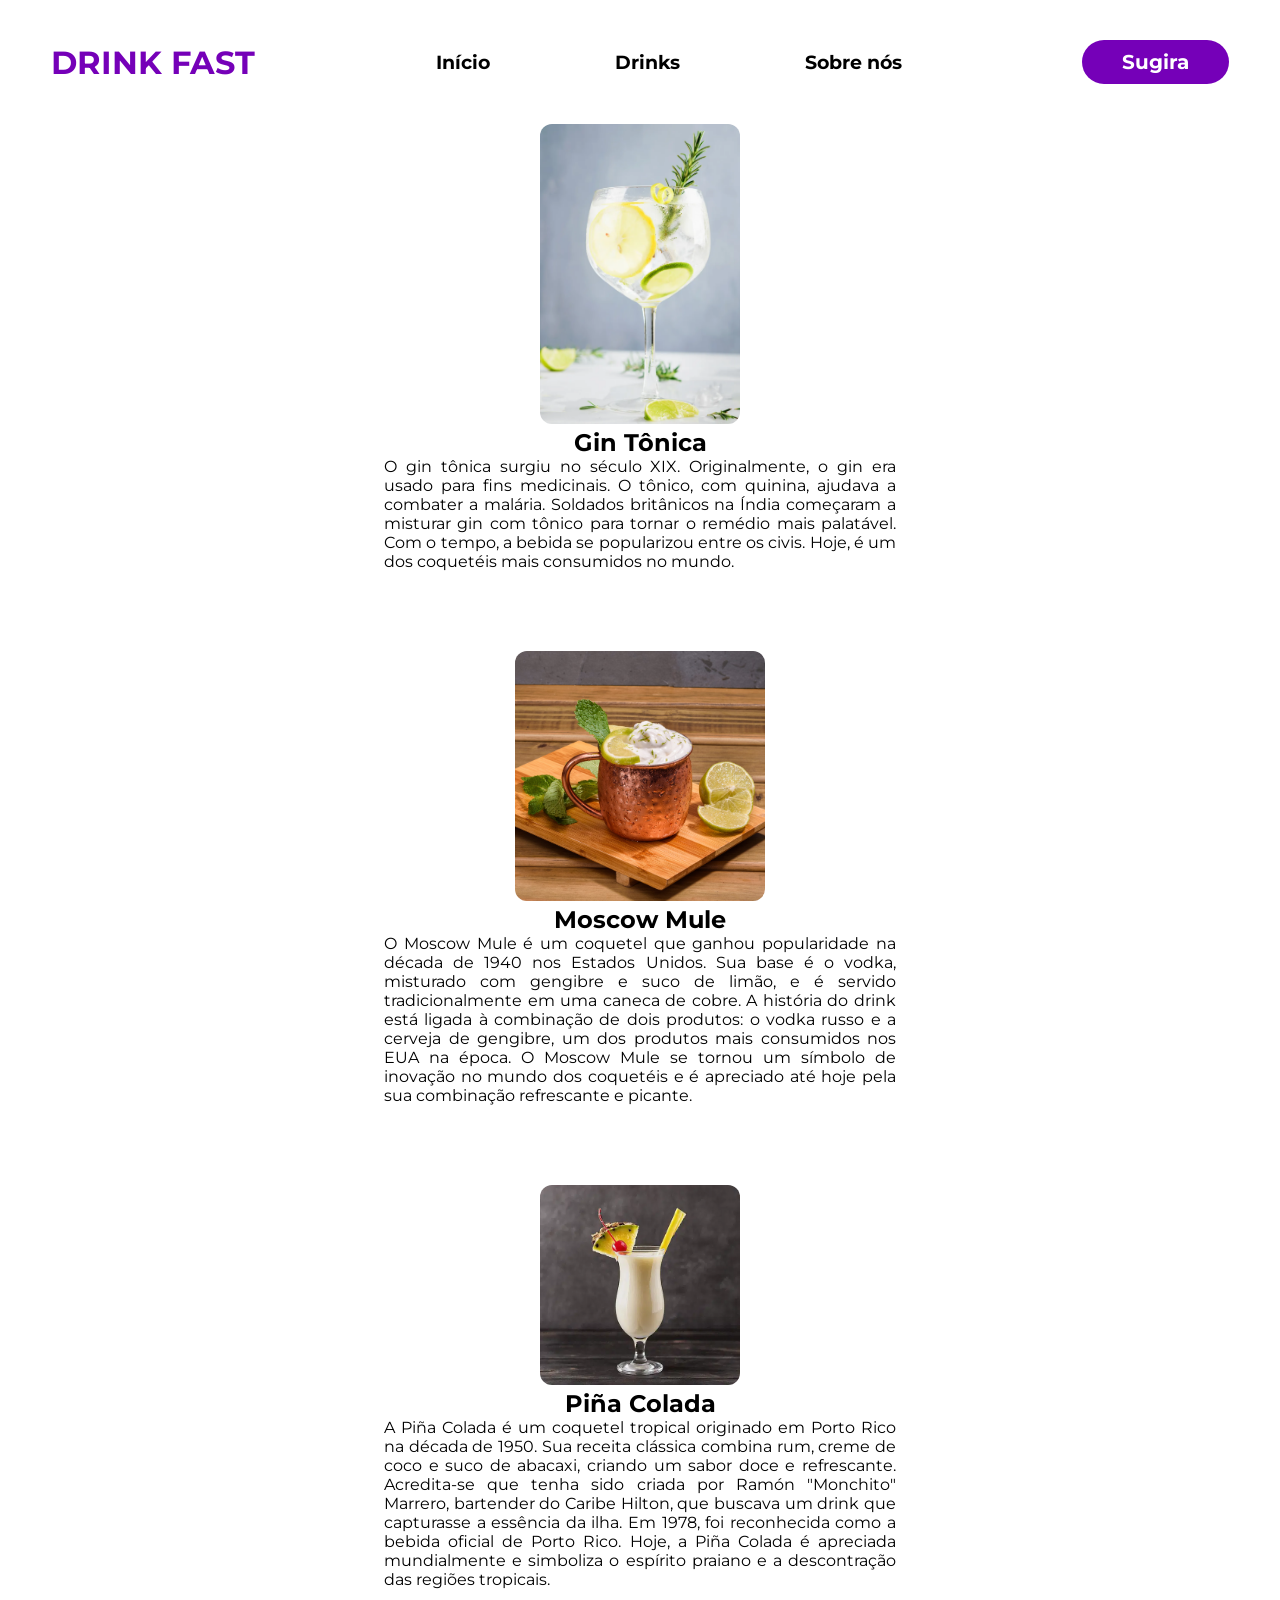
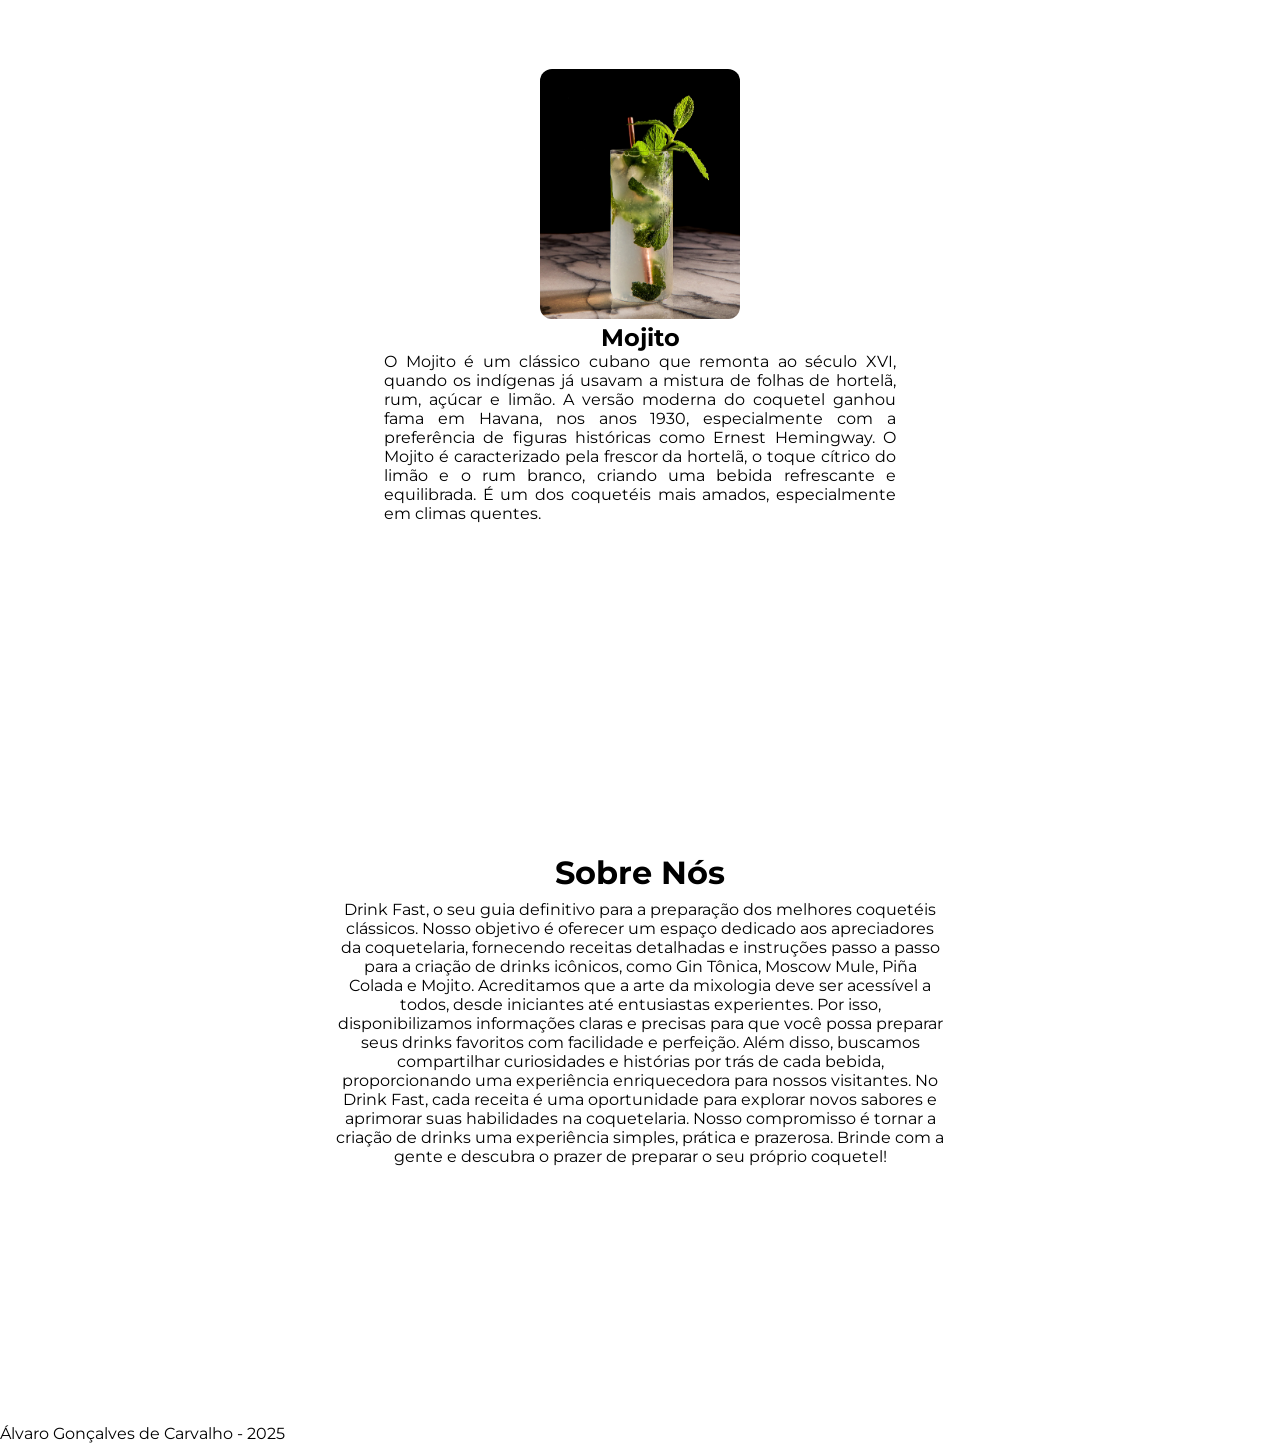
<file: public/index.html>
<!DOCTYPE html>
<html lang="en">

<head>
    <meta charset="UTF-8">
    <meta name="viewport" content="width=device-width, initial-scale=1.0">
    <title>AS MELHORES RECEITAS</title>
    <link rel="stylesheet" href="style.css">
    <link rel="preconnect" href="https://fonts.googleapis.com">
    <link rel="preconnect" href="https://fonts.gstatic.com" crossorigin>
    <link href="https://fonts.googleapis.com/css2?family=Montserrat:ital,wght@0,100..900;1,100..900&display=swap"
        rel="stylesheet">
</head>

<body>
    <header>
        <div class="pesquisa">
            <div class="titulonav">
                <h1>DRINK FAST</h1>
            </div>
            <nav class="nav">
                <ul>
                    <h3>
                        <li><a href="#drinks">Início</a></li>
                        <li><a href="drinks.html">Drinks</a></li>
                        <li><a href="#sobre">Sobre nós</a></li>
                    </h3>
                </ul>
            </nav>
            <div class="btn-contato">
                <a href="https://api.whatsapp.com/qr/OTZYBGPVHDO6G1?autoload=1&app_absent=0">
                    <button>Sugira</button>
                </a>
            </div>
        </div>
    </header>

    <main>
        <section class="bebidas" id="drinks">
            <div class="interface">
                <div class="img-gin">
                    <div class="flex">
                    </div>
                    <img src="imgs/gin_tonica.webp" alt="Gin Tônica">
                    <h2>Gin Tônica</h2>
                    <div class="text-imagem">
                        <p>O gin tônica surgiu no século XIX. Originalmente, o gin era usado para fins medicinais. O
                            tônico,
                            com quinina, ajudava a combater a malária. Soldados britânicos na Índia começaram a misturar
                            gin
                            com tônico para tornar o remédio mais palatável. Com o tempo, a bebida se popularizou entre
                            os
                            civis. Hoje, é um dos coquetéis mais consumidos no mundo.</p>
                    </div>
                </div>
            </div>
            <div class="img-mule">
                <div class="flex">
                </div>
                <img src="imgs/moscow_mule.avif" alt="Moscow Mule">
                <h2>Moscow Mule</h2>
                <div class="text-imagem">
                    <p>O Moscow Mule é um coquetel que ganhou popularidade na década de 1940 nos Estados Unidos.
                        Sua
                        base é o vodka, misturado com gengibre e suco de limão, e é servido tradicionalmente em
                        uma
                        caneca de cobre. A história do drink está ligada à combinação de dois produtos: o vodka
                        russo e a cerveja de gengibre, um dos produtos mais consumidos nos EUA na época. O
                        Moscow
                        Mule se tornou um símbolo de inovação no mundo dos coquetéis e é apreciado até hoje pela
                        sua
                        combinação refrescante e picante.</p>
                </div>
            </div>

            </div>
            </div>
            <div class="img-pina">
                <div class="flex">
                </div>
                <img src="imgs/pina_colada.webp" alt="Piña Colada">
                <h2>Piña Colada</h2>
                <div class="text-imagem">
                    <p>A Piña Colada é um coquetel tropical originado em Porto Rico na década de 1950. Sua receita
                        clássica combina rum, creme de coco e suco de abacaxi, criando um sabor doce e refrescante.
                        Acredita-se que tenha sido criada por Ramón "Monchito" Marrero, bartender do Caribe Hilton,
                        que
                        buscava um drink que capturasse a essência da ilha. Em 1978, foi reconhecida como a bebida
                        oficial de Porto Rico. Hoje, a Piña Colada é apreciada mundialmente e simboliza o espírito
                        praiano e a descontração das regiões tropicais.</p>
                </div>
            </div>
            <div class="btn-bebida">
            </div>
            </div>
            </div>
            <div class="img-mojito">
                <div class="flex">
                </div>
                <img src="imgs/mojito.webp" alt="Mojito">
                <h2>Mojito</h2>
                <div class="text-imagem">
                    <p>O Mojito é um clássico cubano que remonta ao século XVI, quando os indígenas já usavam a mistura
                        de folhas de hortelã, rum, açúcar e limão. A versão moderna do coquetel ganhou fama em Havana,
                        nos anos 1930, especialmente com a preferência de figuras históricas como Ernest Hemingway. O
                        Mojito é caracterizado pela frescor da hortelã, o toque cítrico do limão e o rum branco, criando
                        uma bebida refrescante e equilibrada. É um dos coquetéis mais amados, especialmente em climas
                        quentes.</p>
                </div>
            </div>

        </section>

        <div class="tsobrenos" id="sobre">
            <h1>Sobre Nós</h1>
            <div class="sobrenos">
            <p>
                Drink Fast, o seu guia definitivo para a preparação dos melhores coquetéis clássicos. Nosso objetivo é
                oferecer um espaço dedicado aos apreciadores da coquetelaria, fornecendo receitas detalhadas e
                instruções passo a passo para a criação de drinks icônicos, como Gin Tônica, Moscow Mule, Piña Colada e
                Mojito.
                Acreditamos que a arte da mixologia deve ser acessível a todos, desde iniciantes até entusiastas
                experientes. Por isso, disponibilizamos informações claras e precisas para que você possa preparar seus
                drinks favoritos com facilidade e perfeição. Além disso, buscamos compartilhar curiosidades e histórias
                por trás de cada bebida, proporcionando uma experiência enriquecedora para nossos visitantes.

                No Drink Fast, cada receita é uma oportunidade para explorar novos sabores e aprimorar suas habilidades
                na coquetelaria. Nosso compromisso é tornar a criação de drinks uma experiência simples, prática e
                prazerosa.
                Brinde com a gente e descubra o prazer de preparar o seu próprio coquetel!
            </p>
        </div>
    </main>
    <footer>
        Álvaro Gonçalves de Carvalho - 2025
    </footer>
</body>

</html>
</file>
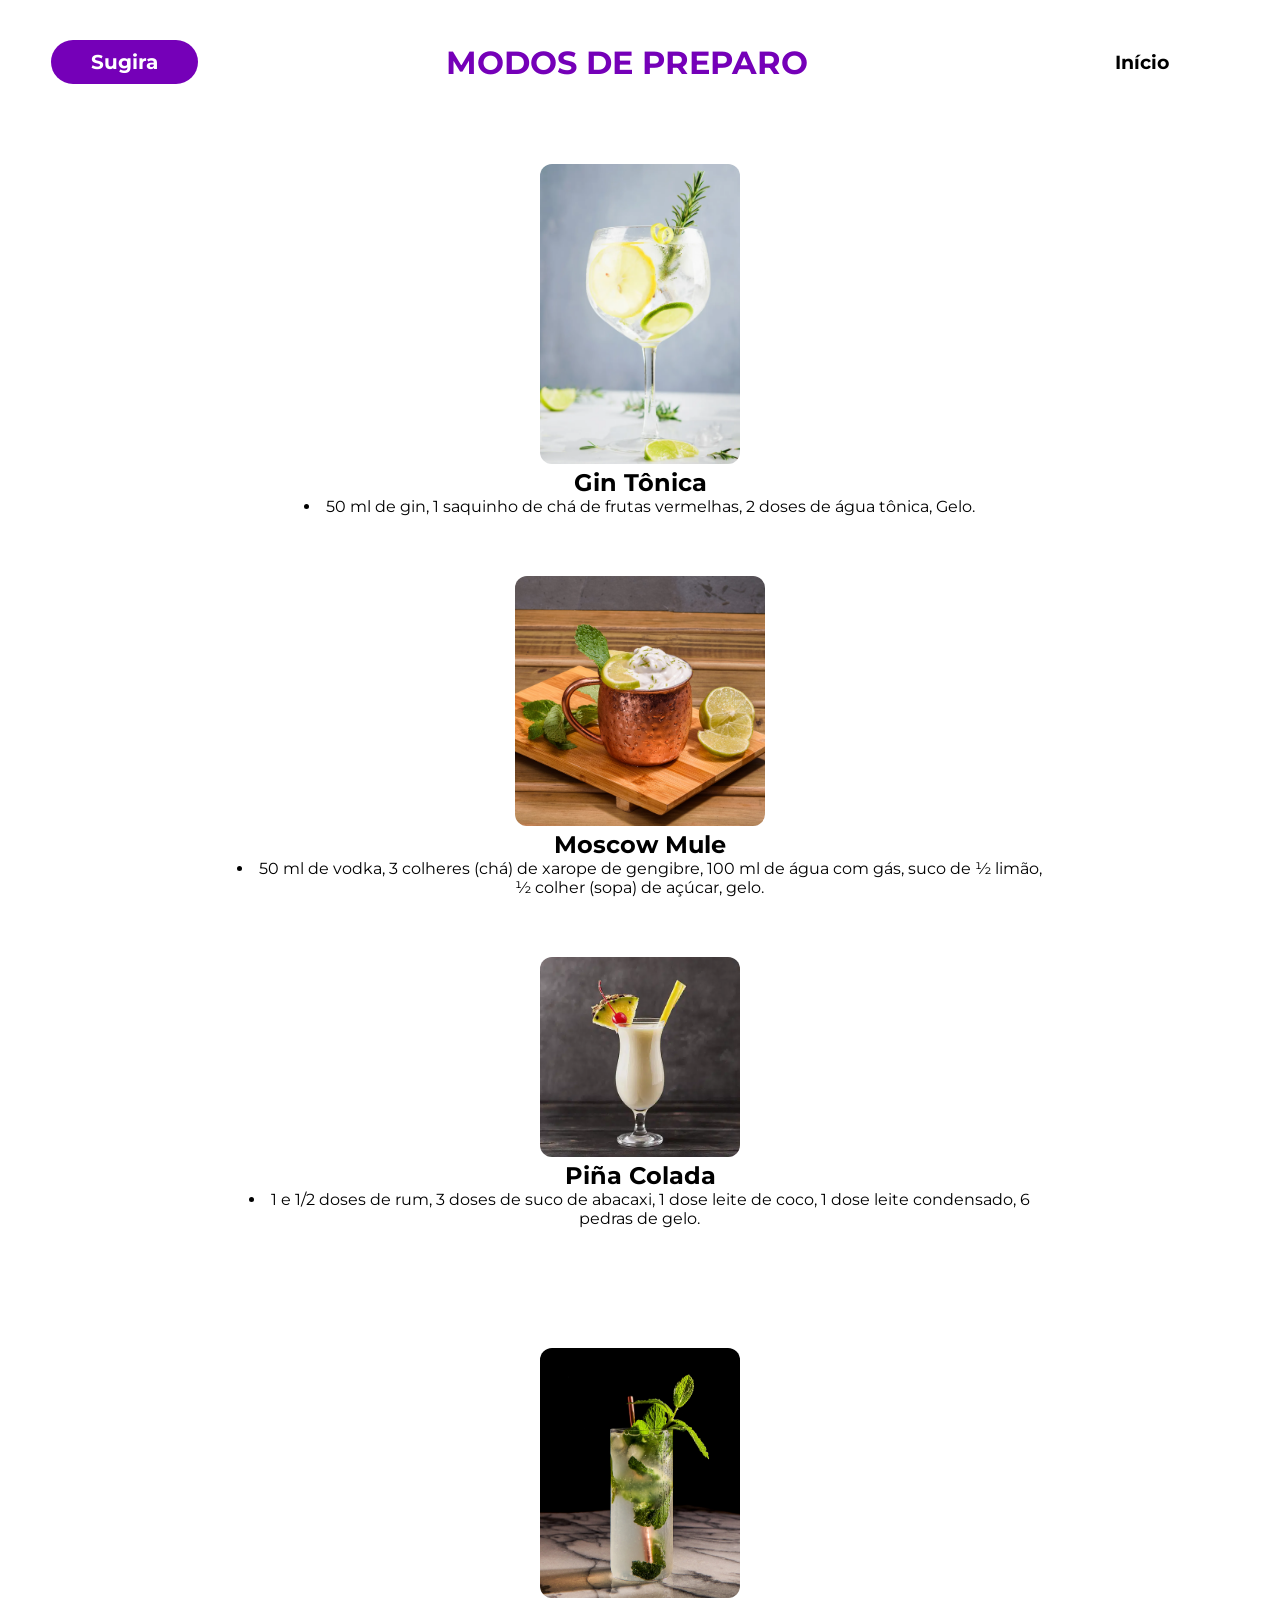
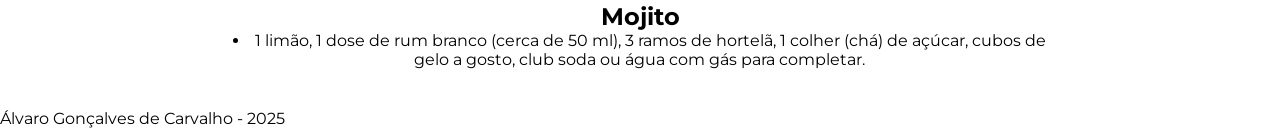
<file: public/drinks.html>
<!DOCTYPE html>
<html lang="en">

<head>
    <meta charset="UTF-8">
    <meta name="viewport" content="width=device-width, initial-scale=1.0">
    <link rel="stylesheet" href="drinks.css">
    <link rel="preconnect" href="https://fonts.googleapis.com">
    <link rel="preconnect" href="https://fonts.gstatic.com" crossorigin>
    <link href="https://fonts.googleapis.com/css2?family=Montserrat:ital,wght@0,100..900;1,100..900&display=swap"
        rel="stylesheet">
    <title>Drinks</title>
</head>

<body>
    <header>
        <div class="titulozin">
            <div class="pesquisa">

                <div class="btn-contato">
                    <a href="https://api.whatsapp.com/qr/OTZYBGPVHDO6G1?autoload=1&app_absent=0"></a>
                    <button>Sugira</button>
                </div>
                <h1 class="titulonav">MODOS DE PREPARO</h1>
                <div>
                    <nav class="nav">
                        <ul>
                            <h3>
                                <li><a href="index.html">Início</a></li>
                            </h3>
                        </ul>
                    </nav>
                </div>
            </div>
        </div>
    </header>
    <main>
        <section class="bebidas" id="drinks">
            <div class="interface">
                <div class="img-gin">
                    <div class="flex">
                    </div>
                    <img src="imgs/gin_tonica.webp" alt="Gin Tônica">
                    <h2>Gin Tônica</h2>
                    <div class="text-imagem">
                        <li class="prepgin">
                            50 ml de gin, 
                            1 saquinho de chá de frutas vermelhas, 
                            2 doses de água tônica, 
                            Gelo.
                        </li>
                    </div>
                </div>
            </div>
            <div class="img-mule">
                <div class="flex">
                </div>
                <img src="imgs/moscow_mule.avif" alt="Moscow Mule">
                <h2>Moscow Mule</h2>
                <div class="text-imagem">
                    <li class="prepmule">
                        50 ml de vodka, 
                        3 colheres (chá) de xarope de gengibre, 
                        100 ml de água com gás, 
                        suco de ½ limão, 
                        ½ colher (sopa) de açúcar, 
                        gelo.
                    </li>
                </div>
            </div>

            </div>
            </div>
            <div class="img-pina">
                <div class="flex">
                </div>
                <img src="imgs/pina_colada.webp" alt="Piña Colada">
                <h2>Piña Colada</h2>
                <div class="text-imagem">
                    <li class="preppina">
                        1 e 1/2 doses de rum, 
                        3 doses de suco de abacaxi, 
                        1 dose leite de coco, 
                        1 dose leite condensado, 
                        6 pedras de gelo.
                    </li>
                </div>
            </div>
            <div class="btn-bebida">
            </div>
            </div>
            </div>
            <div class="img-mojito">
                <div class="flex">
                </div>
                <img src="imgs/mojito.webp" alt="Mojito">
                <h2>Mojito</h2>
                <div class="text-imagem">
                    <li class="prepmojito">
                        1 limão, 
                        1 dose de rum branco (cerca de 50 ml), 
                        3 ramos de hortelã, 
                        1 colher (chá) de açúcar, 
                        cubos de gelo a gosto, 
                        club soda ou água com gás para completar.
                    </li>
                </div>
            </div>

        </section>
    </main>
    <footer>
        Álvaro Gonçalves de Carvalho - 2025
    </footer>
</body>

</html>
</file>
<file: public/style.css>
* {
    margin: 0;
    padding: 0;
    box-sizing: border-box;
    font-family: "Montserrat", sans-serif;
}

body {
    background-color: rgb(255, 255, 255);
}

header {
    padding: 40px 4%;
}

.titulonav {
    color: #7500b8;
}

.pesquisa {

    display: flex;
    align-items: center;
    justify-content: space-between;
}

header a {
    color: black;
    text-decoration: none;
}

header ul {
    list-style-type: none;
    display: flex;
}

header nav ul li {
    display: inline-block;
    padding: 0 60px;

}

header .btn-contato button {
    padding: 10px 40px;
    font-size: 20px;
    font-weight: 700;
    background-color: #7500b8;
    border: 0;
    border-radius: 35px;
    cursor: pointer;
    color: white;
}

header .btn-contato button :hover {
    box-shadow: 0px 0px 8px #7500b8;
}

.bebidas {
    justify-content: space-between;
    display: inline;
    text-align: center;
    padding-bottom: 30px;
}

main .img-gin img {
    width: 200px;
    height: auto;
    border-radius: 12px;
}

main .img-mule img {
    width: 250px;
    height: auto;
    border-radius: 12px;
}

main .img-pina img {
    width: 200px;
    height: auto;
    border-radius: 12px;
}

main .img-mojito img {
    width: 200px;
    height: auto;
    border-radius: 12px;
}

.img-gin, .img-mule, .img-pina, .img-mojito {
    justify-content: center;
    max-width: 40%;
    margin: 0 auto;
    padding-bottom: 80px;
}

.tsobrenos {
    padding: 250px;
    text-align: center;
}

.sobrenos {
    padding: 8px;
    display: flex;
    width: 80%;
    margin: 0 auto;
}

main .text-imagem {
    text-align: justify;
}

footer {
    color: black;
}
</file>
<file: public/drinks.css>
* {
    margin: 0;
    padding: 0;
    box-sizing: border-box;
    font-family: "Montserrat", sans-serif;
}
header {
    padding: 40px 4%;
}

header h1 {
    color: #7500b8;
}

.pesquisa {

    display: flex;
    align-items: center;
    justify-content: space-between;
}

header a {
    color: black;
    text-decoration: none;
}

header ul {
    list-style-type: none;
    display: flex;
}

header nav ul li {
    display: inline-block;
    padding: 0 60px;

}

header .btn-contato button {
    padding: 10px 40px;
    font-size: 20px;
    font-weight: 700;
    background-color: #7500b8;
    border: 0;
    border-radius: 35px;
    cursor: pointer;
    color: white;
}

header .btn-contato button :hover {
    box-shadow: 0px 0px 8px #7500b8;
}

main .img-gin img {
    width: 200px;
    height: auto;
    border-radius: 12px;
}

main .img-mule img {
    width: 250px;
    height: auto;
    border-radius: 12px;
}

main .img-pina img {
    width: 200px;
    height: auto;
    border-radius: 12px;
}

main .img-mojito img {
    width: 200px;
    height: auto;
    border-radius: 12px;
}

main {
    padding: 40px 4%;
}

.bebidas {
    display: flex;
    gap: 60px;
    text-align: center;
    flex-direction: column;
}


main .prepgin, .prepmule, .preppina, .prepmojito {
    flex-direction: column;
    max-width: 70%;
    margin: 0 auto;
}

footer {
    color: black;
}
</file>
